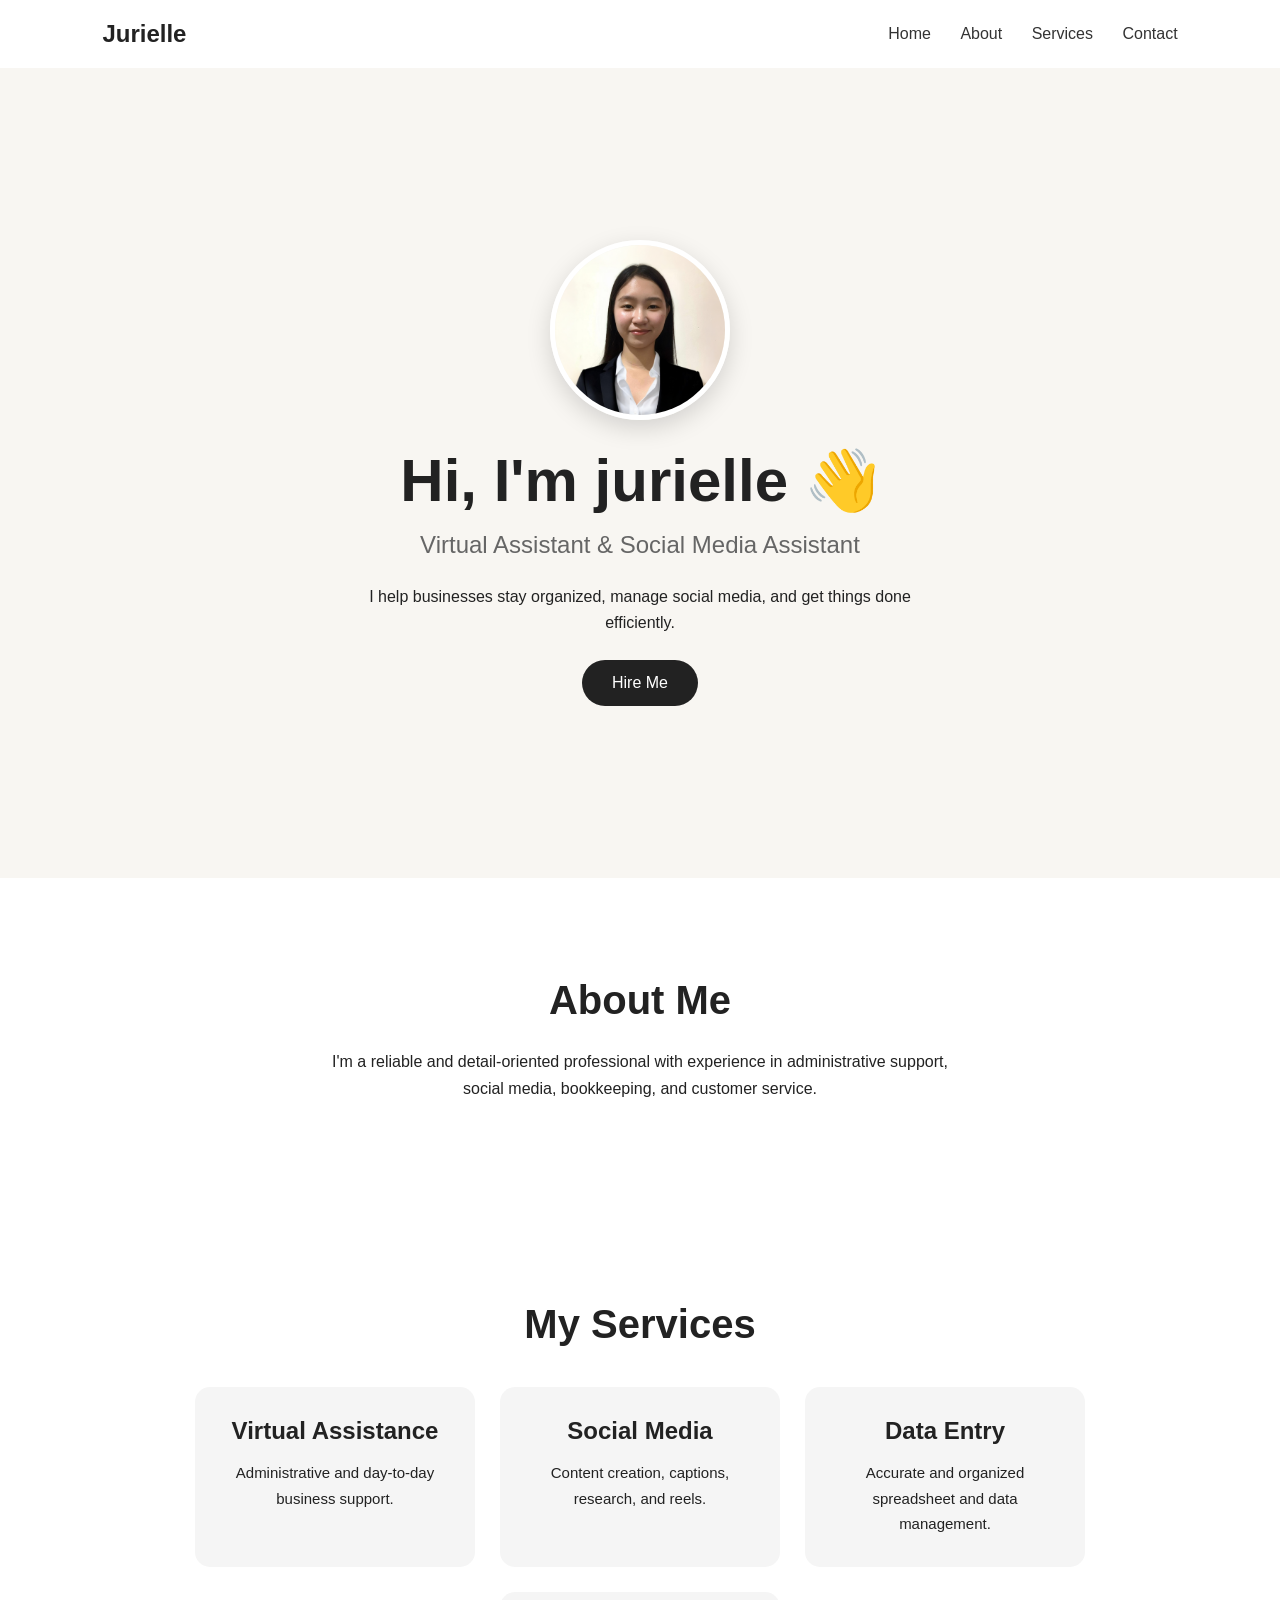
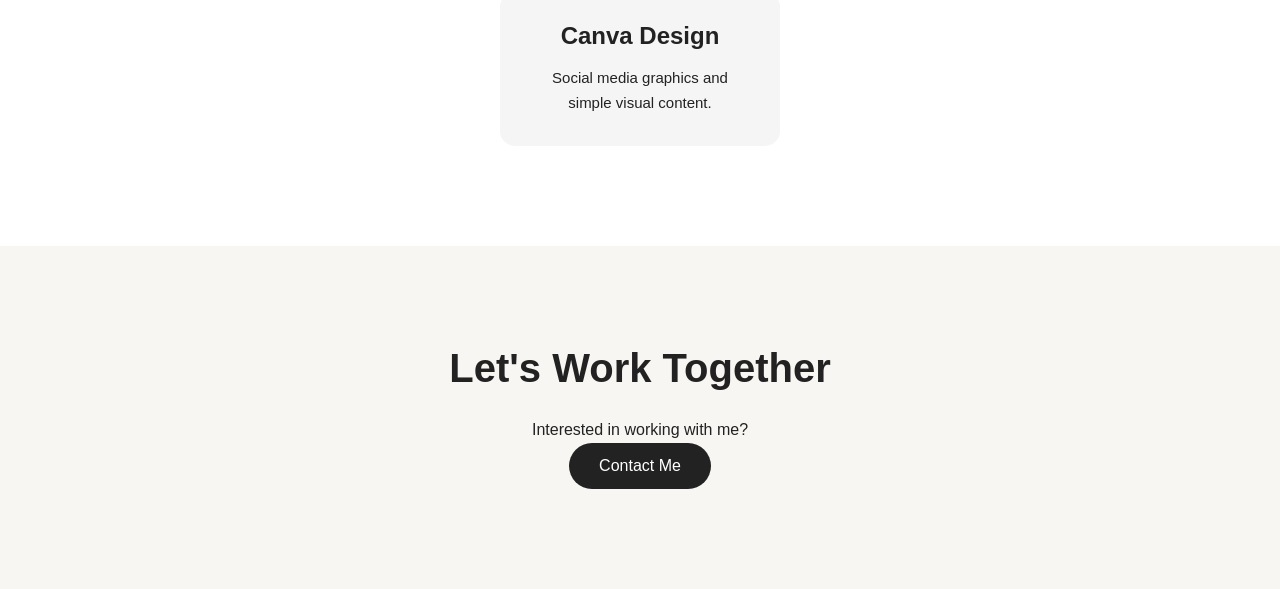
<file: my-first-webite/index.html>
<!DOCTYPE html>
<html>

<head>
    <title>Jurielle | Virtual Assistant</title>
    <link rel="stylesheet" href="style.css">
</head>

<body>

    <!-- Navigation -->
    <nav>
        <h2>Jurielle</h2>

        <div>
            <a href="#home">Home</a>
            <a href="#about">About</a>
            <a href="#services">Services</a>
            <a href="#contact">Contact</a>
        </div>
    </nav>


    <!-- Home -->
    <section id="home">

    <div class="home-content">

        <img src="image/myphoto.jpg" alt="My Picture">

        <h1>Hi, I'm jurielle 👋</h1>

        <h2>Virtual Assistant & Social Media Assistant</h2>

        <p>
            I help businesses stay organized, manage social media,
            and get things done efficiently.
        </p>

        <a href="#contact" class="button">Hire Me</a>

    </div>

</section>

    </section>


    <!-- About -->
    <section id="about">

        <h1>About Me</h1>

        <p>
            I'm a reliable and detail-oriented professional
            with experience in administrative support,
            social media, bookkeeping, and customer service.
        </p>

    </section>


    <!-- Services -->
    <section id="services">

        <h1>My Services</h1>

        <div class="services">

            <div class="card">
                <h2>Virtual Assistance</h2>
                <p>Administrative and day-to-day business support.</p>
            </div>

            <div class="card">
                <h2>Social Media</h2>
                <p>Content creation, captions, research, and reels.</p>
            </div>

            <div class="card">
                <h2>Data Entry</h2>
                <p>Accurate and organized spreadsheet and data management.</p>
            </div>
            <div class="card">
    <h2>Canva Design</h2>
    <p>
        Social media graphics and simple visual content.
    </p>
</div>

        </div>

    </section>


    <!-- Contact -->
    <section id="contact">

        <h1>Let's Work Together</h1>

        <p>
            Interested in working with me?
        </p>

        <a href="mailto:jurielleee@gmail.com" class="button">
            Contact Me
        </a>

    </section>

</body>

</html>
</file>
<file: my-first-webite/style.css>
html {
    scroll-behavior: smooth;
}
* {
    box-sizing: border-box;
    margin: 0;
    padding: 0;
}

body {
    font-family: Arial, sans-serif;
    color: #222;
}


/* NAVIGATION */

nav {
    display: flex;
    justify-content: space-between;
    align-items: center;

    padding: 20px 8%;

    background-color: white;

    position: sticky;
    top: 0;
}

nav h2 {
    font-size: 24px;
}

nav a {
    text-decoration: none;
    color: #333;
    margin-left: 25px;
    transition: 0.3s;
}
nav a:hover {
    color: #888;
}


/* HOME */


#home {
    
    min-height: 90vh;

    display: flex;
    align-items: center;
    justify-content: center;

    text-align: center;

    background-color: #f8f6f2;

    padding: 40px 20px;
}

#home h1 {
    font-size: 60px;
    margin-bottom: 15px;
}

#home h2 {
    font-weight: normal;
    color: #666;
}

#home p {
    max-width: 600px;
    margin: 25px auto;
    line-height: 1.6;
}


/* BUTTON */

.button {
    display: inline-block;
    background-color: #222;
    color: white;
    padding: 14px 30px;
    border-radius: 30px;
    text-decoration: none;
    transition: 0.3s;
}
.button:hover {
    background-color: #555;
    transform: translateY(-3px);
}


/* SECTIONS */

section {
    padding: 100px 8%;
    text-align: center;
}

section h1 {
    font-size: 40px;
    margin-bottom: 25px;
}

section p {
    max-width: 650px;
    margin: auto;
    line-height: 1.7;
}


/* SERVICES */

.services {
    display: flex;
    justify-content: center;
    gap: 25px;

    margin-top: 40px;

    flex-wrap: wrap;
}

.card {
    width: 280px;

    padding: 30px;

    border-radius: 15px;

    background-color: #f5f5f5;

    transition: 0.3s;

    .card:hover {
    transform: translateY(-8px);
    box-shadow: 0 10px 25px rgba(0, 0, 0, 0.1);
}
}

.card h2 {
    margin-bottom: 15px;
}

.card p {
    font-size: 15px;
}


/* CONTACT */

#contact {
    background-color: #f8f6f2;
}
img {
    width: 200px;
}
.home-content {
    display: flex;
    flex-direction: column;
    align-items: center;
}

.home-content img {
    width: 180px;
    height: 180px;
    object-fit: cover;
    border-radius: 50%;
    margin-bottom: 25px;

    border: 5px solid white;
    box-shadow: 0 8px 25px rgba(0, 0, 0, 0.15);
    transition: 0.3s;
}

.home-content img:hover {
    transform: scale(1.08);
}
}
@media (max-width: 768px) {

    nav {
        flex-direction: column;
        gap: 15px;
    }

    nav a {
        margin: 0 8px;
    }

    #home h1 {
        font-size: 40px;
    }

    #home h2 {
        font-size: 20px;
    }

    .home-content img {
        width: 150px;
        height: 150px;
    }

    section {
        padding: 70px 20px;
    }

    .services {
        flex-direction: column;
        align-items: center;
    }

    .card {
        width: 100%;
        max-width: 350px;
    }
}
</file>
